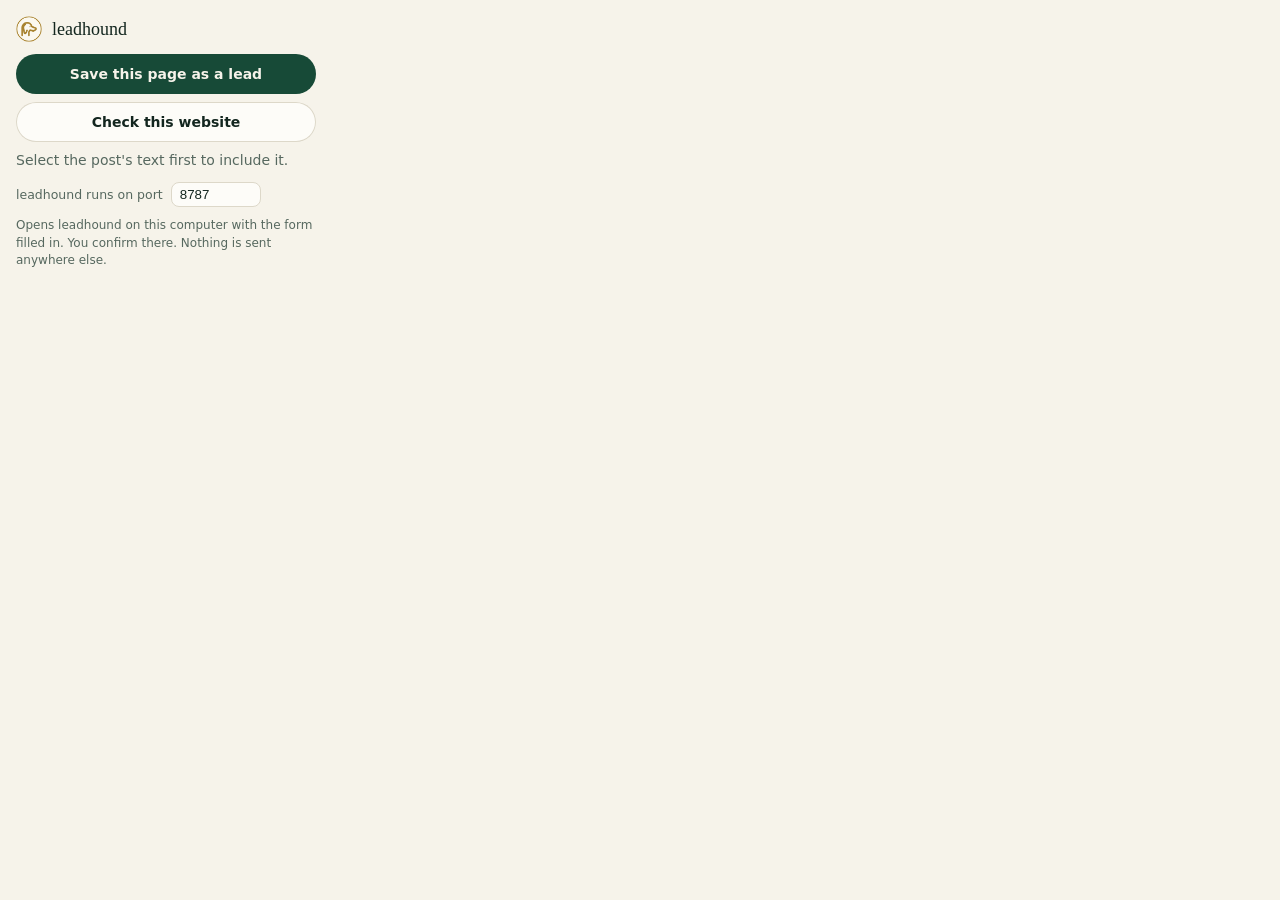
<file: extension/popup.html>
<!doctype html>
<html lang="en"><head><meta charset="utf-8">
<style>
:root{color-scheme:light dark;--bg:#f6f3ea;--card:#fdfcf8;--ink:#13261f;--mut:#56685f;--hair:#ddd8c9;--pri:#174a37;--on:#f6f3ea;--gold:#d3ac57}
@media(prefers-color-scheme:dark){:root{--bg:#101b17;--card:#16241f;--ink:#eeeadf;--mut:#a3b3aa;--hair:#2c3d36;--pri:#7cc3a2;--on:#10201a}}
body{margin:0;width:300px;padding:16px;background:var(--bg);color:var(--ink);font:14px/1.45 system-ui,-apple-system,"Segoe UI",sans-serif}
h1{display:flex;align-items:center;gap:10px;font:500 18px/1 Georgia,serif;margin:0 0 6px}h1 img{width:26px;height:26px}
p{margin:0 0 12px;color:var(--mut)}.page{font-weight:600;color:var(--ink);overflow-wrap:anywhere}
button{display:block;width:100%;min-height:40px;margin:0 0 8px;border:0;border-radius:99px;font:600 14px system-ui,sans-serif;cursor:pointer;background:var(--card);color:var(--ink);box-shadow:inset 0 0 0 1px var(--hair)}
button.pri{background:var(--pri);color:var(--on);box-shadow:none}button:hover{box-shadow:inset 0 0 0 1px var(--gold)}
label{display:flex;align-items:center;gap:8px;margin-top:10px;color:var(--mut);font-size:12.5px}
input{width:72px;padding:4px 8px;border-radius:8px;border:1px solid var(--hair);background:var(--card);color:var(--ink)}
small{display:block;margin-top:10px;color:var(--mut);font-size:12px}
</style></head><body>
<h1><img src="icons/48.png" alt="">leadhound</h1>
<p id="page" class="page"></p>
<button id="save" class="pri">Save this page as a lead</button>
<button id="check">Check this website</button>
<p>Select the post's text first to include it.</p>
<label>leadhound runs on port <input id="port" type="number" min="1" max="65535" value="8787"></label>
<small>Opens leadhound on this computer with the form filled in. You confirm there. Nothing is sent anywhere else.</small>
<script src="popup.js"></script>
</body></html>
</file>
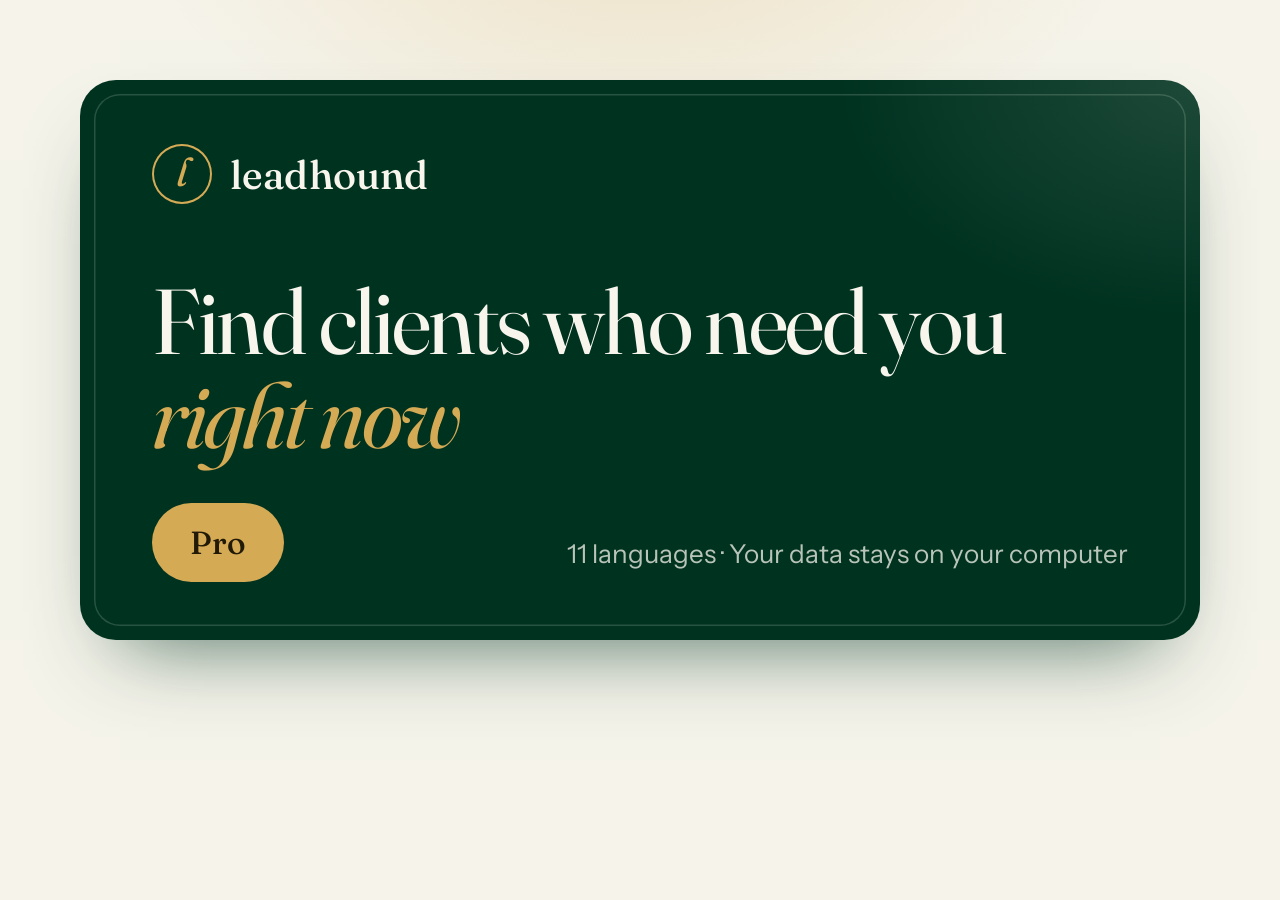
<file: site/gumroad/cover.html>
<!doctype html><meta charset="utf-8"><style>
@font-face{font-family:F;src:url(../fonts/fraunces.woff2);font-weight:300 700}
@font-face{font-family:F;src:url(../fonts/fraunces-italic.woff2);font-weight:300 700;font-style:italic}
@font-face{font-family:S;src:url(../fonts/instrument-sans.woff2);font-weight:400 700}
*{box-sizing:border-box;margin:0}body{width:1280px;height:720px;background:oklch(.962 .012 95);font-family:S;color:oklch(.22 .035 165);position:relative;overflow:hidden}
.glow{position:absolute;inset:0;background:radial-gradient(700px 380px at 50% -10%,oklch(.76 .115 82/.22),transparent 70%)}
.card{position:absolute;left:80px;top:80px;right:80px;bottom:80px;border-radius:36px;background:radial-gradient(520px 340px at 100% 0,oklch(.97 .012 95/.12),transparent 70%),oklch(.28 .062 164);box-shadow:0 40px 80px -40px oklch(.28 .062 164/.7);color:oklch(.97 .012 95);padding:64px 72px}
.card::before{content:"";position:absolute;inset:14px;border-radius:26px;box-shadow:inset 0 0 0 1.5px oklch(.97 .012 95/.16)}
.brand{display:flex;align-items:center;gap:18px;font:500 40px F}
.logo{width:60px;height:60px;border-radius:50%;box-shadow:inset 0 0 0 2px oklch(.76 .115 82);color:oklch(.76 .115 82);display:grid;place-items:center;font:italic 400 40px F;padding-bottom:6px}
h1{font:400 92px/1.02 F;letter-spacing:-.025em;margin-top:70px;max-width:900px}h1 em{color:oklch(.76 .115 82)}
.pill{position:absolute;left:72px;bottom:58px;background:oklch(.76 .115 82);color:oklch(.22 .035 90);border-radius:99px;padding:20px 38px;font:500 32px F}
.sub{position:absolute;right:72px;bottom:70px;font-size:26px;color:oklch(.97 .012 95/.75)}
</style><div class="glow"></div><div class="card"><div class="brand"><span class="logo">l</span>leadhound</div><h1>Find clients who need you <em>right now</em></h1><div class="pill">Pro</div><div class="sub">11 languages · Your data stays on your computer</div></div>
</file>
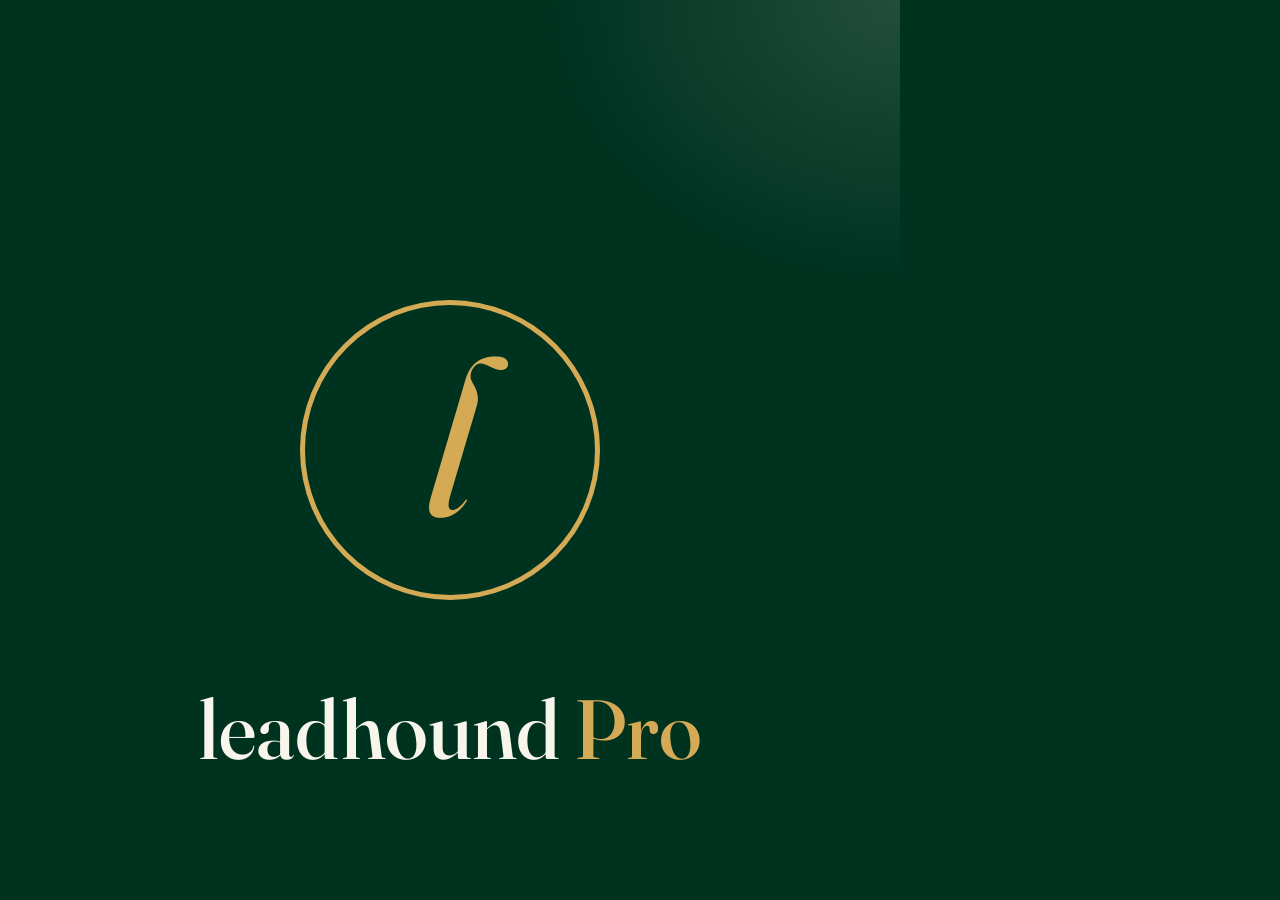
<file: site/gumroad/thumb.html>
<!doctype html><meta charset="utf-8"><style>
@font-face{font-family:F;src:url(../fonts/fraunces.woff2);font-weight:300 700}
@font-face{font-family:F;src:url(../fonts/fraunces-italic.woff2);font-weight:300 700;font-style:italic}
*{box-sizing:border-box;margin:0}body{width:900px;height:900px;background:oklch(.28 .062 164);display:grid;place-items:center;font-family:F;color:oklch(.97 .012 95);position:relative}
body::before{content:"";position:absolute;inset:0;background:radial-gradient(500px 400px at 100% 0,oklch(.97 .012 95/.14),transparent 70%)}
.logo{width:300px;height:300px;border-radius:50%;box-shadow:inset 0 0 0 5px oklch(.76 .115 82);color:oklch(.76 .115 82);display:grid;place-items:center;font:italic 400 220px/1 F;padding-bottom:26px;position:relative}
.t{position:absolute;bottom:120px;left:0;right:0;text-align:center;font:500 84px F}.t b{color:oklch(.76 .115 82);font-weight:500}
</style><div class="logo">l</div><div class="t">leadhound <b>Pro</b></div>
</file>
